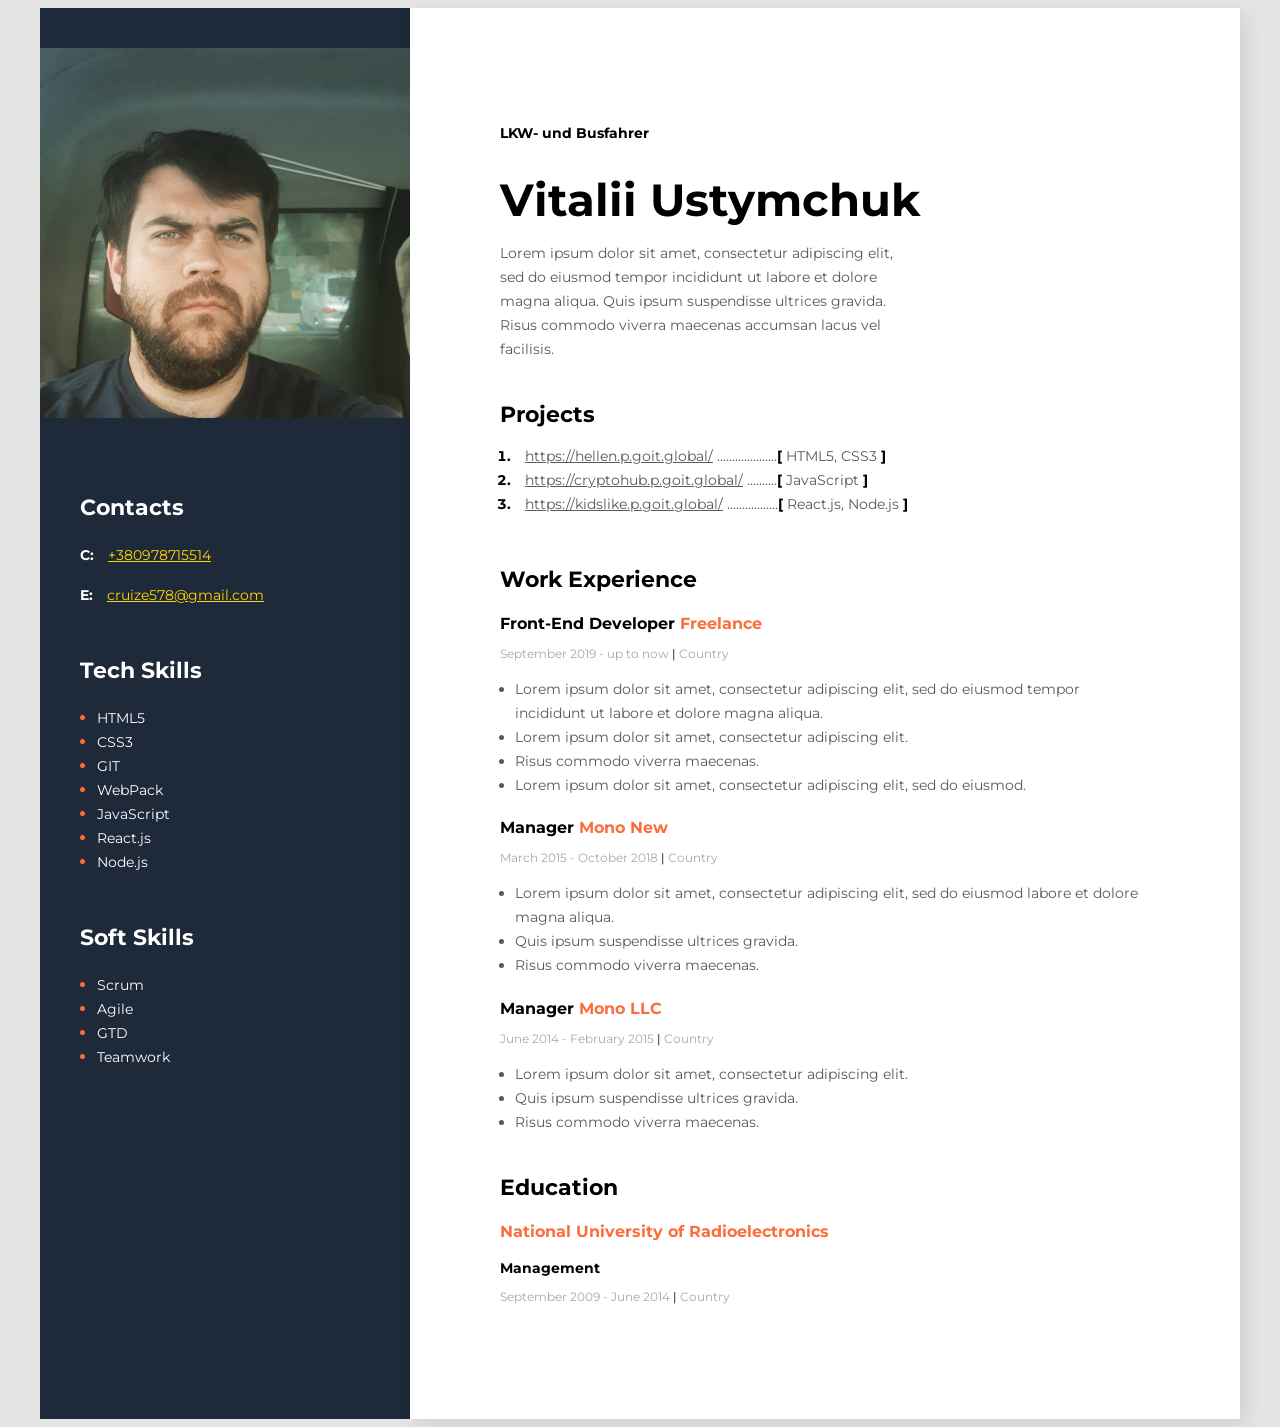
<file: index.html>
<!DOCTYPE html>
<html lang="en">
<head>
    <meta charset="UTF-8">
    <meta http-equiv="X-UA-Compatible" content="IE=edge">
    <meta name="viewport" content="width=device-width, initial-scale=1.0">
    <link rel="preconnect" href="https://fonts.googleapis.com">
    <link rel="preconnect" href="https://fonts.gstatic.com" crossorigin>
    <link href="https://fonts.googleapis.com/css2?family=Montserrat:wght@400;700&display=swap" rel="stylesheet">
    <link rel="stylesheet" href="styles/styles.css">
    <title>Resume</title>
</head>

<body>
    <!--Main-->
    <div class="main">
        <!--Main content-->
        <div class="main-content">
            <!--about user-->
            <div class="about">
                <h2 class="about-position">LKW- und Busfahrer</h2>
                <h1 class="about-name">Vitalii Ustymchuk</h1>
                <p class="about-description">
                    Lorem ipsum dolor sit amet, consectetur adipiscing elit, 
                    sed do eiusmod tempor incididunt ut labore et dolore magna 
                    aliqua. Quis ipsum suspendisse ultrices gravida. Risus 
                    commodo viverra maecenas accumsan lacus vel facilisis. </p>
            </div>
            <!--Projects-->
            <div class="projects">
                <h3 class="title">
                    Projects
                </h3>
                <ol class="project-list">
                    <li class="project-item">
                        <span class="project"><a href="https://hellen.p.goit.global/" class="project-link">https://hellen.p.goit.global/</a>
                            ....................<span class="project-bracket">[</span> HTML5, CSS3 <span class="project-bracket">]</span>
                        </span>
                    </li>
                    <li class="project-item">
                        <span class="project"><a href="https://cryptohub.p.goit.global/" class="project-link">https://cryptohub.p.goit.global/</a>
                            ..........<span class="project-bracket">[</span> JavaScript <span class="project-bracket">]</span>
                        </span>
                    </li>
                    <li class="project-item">
                        <span class="project"><a href="https://kidslike.p.goit.global/" class="project-link">https://kidslike.p.goit.global/</a>
                            .................<span class="project-bracket">[</span> React.js, Node.js <span class="project-bracket">]</span>
                        </span>
                    </li>
                </ol>
            </div>
            <!--Work-->
            <div class="work">
                <h3 class="title">Work Experience</h3>
                <!--Company 1-->
                <div>
                    <h4 class="work-position">Front-End Developer <span class="organization">Freelance</span></h4>
                    <p class="period">September 2019 - up to now  <span class="line">|</span>    Country</p>
                    <ul class="work-list">
                        <li class="work-list-item">Lorem ipsum dolor sit amet, consectetur 
                            adipiscing elit, sed do eiusmod tempor 
                            incididunt ut labore et dolore magna aliqua. </li>
                        <li class="work-list-item">Lorem ipsum dolor sit amet, consectetur adipiscing elit.</li>
                        <li class="work-list-item">Risus commodo viverra maecenas. </li>
                        <li class="work-list-item">Lorem ipsum dolor sit amet, consectetur adipiscing elit, sed do eiusmod. </li>
                    </ul>
                </div>
                <!--Company 2-->
                <div>
                    <h4 class="work-position">Manager <span class="organization">Mono New</span></h4>
                    <p class="period">March 2015 - October 2018   <span class="line">|</span>   Country</p>
                    <ul class="work-list">
                        <li class="work-list-item">Lorem ipsum dolor sit amet, consectetur 
                            adipiscing elit, sed do eiusmod labore et dolore magna aliqua. </li>
                        <li class="work-list-item">Quis ipsum suspendisse ultrices gravida.</li>
                        <li class="work-list-item">Risus commodo viverra maecenas.</li>
                    </ul>
                </div>
                <!--Company 3-->
                <div>
                    <h4 class="work-position">Manager <span class="organization">Mono LLC</span></h4>
                    <p class="period">June 2014 - February 2015  <span class="line">|</span>   Country</p>
                    <ul class="work-list">
                        <li class="work-list-item">Lorem ipsum dolor sit amet, consectetur adipiscing elit. </li>
                        <li class="work-list-item">Quis ipsum suspendisse ultrices gravida.</li>
                        <li class="work-list-item">Risus commodo viverra maecenas.</li>
                    </ul>
                </div>
            </div>
            <!--Education-->
            <div class="education">
                <h3 class="title">
                    Education
                </h3>
                <h4 class="university">
                    National University of Radioelectronics
                </h4>
                <h4 class="departmment">
                    Management
                </h4>
                <p class="period">
                    September 2009 - June 2014  <span class="line">|</span>  Country
                </p>
            </div>
        </div>
        <!--Sidebar-->
        <aside class="sidebar">
            <img src="img/photo_2022-11-23_23-59-57.jpg" alt="User Photo" class="photo">
            <!--Contacts-->
            <div class="contacts">
                <h3 class="sidebar-title">Contacts</h3>
                <div>
                    <p>
                        <span class="contact-type">C:</span>
                        <a href="tel:+380978715514" class="contact-link">+380978715514</a></p>
                    <p>
                        <span class="contact-type">E:</span>
                        <a href="mailto:cruize578@gmail.com" class="contact-link">cruize578@gmail.com</a></p>
                </div>
            </div>
            <!--Tech skills-->
            <div class="tech-skills">
                <h3 class="sidebar-title">Tech Skills</h3>
                <ul class="tech-scills-list">
                    <li class="tech-skills-item"> <span class="tech-skills-text">HTML5</span></li>
                    <li class="tech-skills-item"> <span class="tech-skills-text">CSS3</span></li>
                    <li class="tech-skills-item"> <span class="tech-skills-text">GIT</span></li>
                    <li class="tech-skills-item"> <span class="tech-skills-text">WebPack</span></li>
                    <li class="tech-skills-item"> <span class="tech-skills-text">JavaScript</span></li>
                    <li class="tech-skills-item"> <span class="tech-skills-text">React.js</span></li>
                    <li class="tech-skills-item"> <span class="tech-skills-text">Node.js</span></li>
                </ul>        
            </div>
            <!--Soft Skills-->
            <div class="soft-skills">
                <h3 class="sidebar-title">Soft Skills</h3>
                <ul class="soft-scills-list">
                    <li class="soft-skills-item"> <span class="soft-scills-text">Scrum</span></li>
                    <li class="soft-skills-item"> <span class="soft-scills-text">Agile</span></li>
                    <li class="soft-skills-item"> <span class="soft-scills-text">GTD</span></li>
                    <li class="soft-skills-item"> <span class="soft-scills-text">Teamwork</span></li>
                </ul>
            </div>    
        </aside>
    </div>
</body>
</file>
<file: styles/styles.css>
body {
    font-family: 'Montserrat', sans-serif;
    background-color: #E5E5E5;
}

/*main styles*/
.main {
    display: flex;
    flex-direction: row-reverse;
    width: 1200px;
    margin: 0 auto;
}

.main-content {
    background-color: #FFFFFF;
    box-shadow: 6px 6px 20px rgba(0, 0, 0, 0.1);
    padding: 105px 90px;
}
/*about styles*/
.about {
    margin-bottom: 40px;
}
.about-position {
    font-style: normal;
    font-weight: 700;
    font-size: 14px;
    line-height: 17px;
    color: #000000;
    margin-bottom: 20px;

}
.about-name {
    font-style: normal;
    font-weight: 700;
    font-size: 45px;
    line-height: 55px;
    color: #000000;
    margin-bottom: 5px;
}
.about-description {
    font-style: normal;
    font-weight: 400;
    font-size: 14px;
    line-height: 24px;
    color: #595959;
    width: 400px;
}

/*project styles*/
.projects {
    margin-bottom: 50px;
}

/*project-title*/
.title {
    font-style: normal;
    font-weight: 700;
    font-size: 22px;
    line-height: 27px;
    color: #000000;
    margin-bottom: 10px;
}

.project-list {
    padding: 0;
    margin-left: 15px;
}

.project-item {
    font-style: normal;
    font-weight: 700;
    font-size: 14px;
    line-height: 24px;
    color: #000000;
}

.project,
.project-link {
    font-style: normal;
    font-weight: 400;
    font-size: 14px;
    line-height: 24px;
    color: #595959;
}

.project-link {
    margin-left: 10px;
}
.project-bracket {
    font-style: normal;
    font-weight: 700;
    font-size: 14px;
    line-height: 24px;
    color: #000000;
}
/*work styles*/

.work {
    margin-bottom: 40px;
}

.work-position {
    font-style: normal;
    font-weight: 700;
    font-size: 16px;
    line-height: 20px;
    color: #000000;
    margin-bottom: 10px;
}
.period {
    font-style: normal;
    font-weight: 400;
    font-size: 12px;
    line-height: 15px;
    color: #A8A8A8;
    margin-bottom: 10px;
}

.line {
    font-style: normal;
    font-weight: 400;
    font-size: 12px;
    line-height: 15px;
    color: #000000;
}

.work-list {
    padding: 0;
    margin-left: 15px;
}

.work-list-item {
    font-style: normal;
    font-weight: 400;
    font-size: 14px;
    line-height: 24px;
    color: #595959;
}

.organization {
    font-style: normal;
    font-weight: 700;
    font-size: 16px;
    line-height: 20px;
    color: #FB6D3A;
}

/*Education styles*/

.education {
    margin-bottom: 10px;
}

.university {
    font-style: normal;
    font-weight: 700;
    font-size: 16px;
    line-height: 20px;
    color: #FB6D3A;
    margin-bottom: 10px;
}

.departmment {
    font-style: normal;
    font-weight: 700;
    font-size: 14px;
    line-height: 17px;
    color: #000000;
    margin-bottom: 10px;
}
/*sidebar styles*/

.sidebar {
    background-color: #1E2939;
    padding-top: 40px;
    width: 370px;
}

.photo {
    width: 370px;
    margin-bottom: 50px;
}
.contacts {
    margin-left: 40px;
}
.contacts {
    margin-bottom: 50px;
}

.tech-skills {
    margin-left: 40px;
    margin-bottom: 50px;
}

.soft-skills {
    margin-left: 40px;
    
}

.sidebar-title {
    color: #FFFFFF;
    font-style: normal;
    font-weight: 700;
    font-size: 22px;
    line-height: 27px;
}

.contact-type {
    font-style: normal;
    font-weight: 700;
    font-size: 14px;
    line-height: 24px;
    color: #FFFFFF;
    margin-right: 10px;
}

.contact-link {
    font-style: normal;
    font-weight: 400;
    font-size: 14px;
    line-height: 24px;
    color: gold;
}

.tech-scills-list {
    color: #FFFFFF;
    padding: 0;
    margin-left: 17px;
}

.tech-skills-item {
    color: #FB6D3A;
}

.tech-skills-text {
    color: #FFFFFF;
    font-style: normal;
    font-weight: 400;
    font-size: 14px;
    line-height: 24px;
}

.soft-skills-item {
    color: #FB6D3A;
}
.soft-scills-text {
    font-style: normal;
    font-weight: 400;
    font-size: 14px;
    line-height: 24px;
    color: #FFFFFF;
}

.soft-scills-list {
    color: #FFFFFF;
    padding: 0;
    margin-left: 17px;
}
</file>
